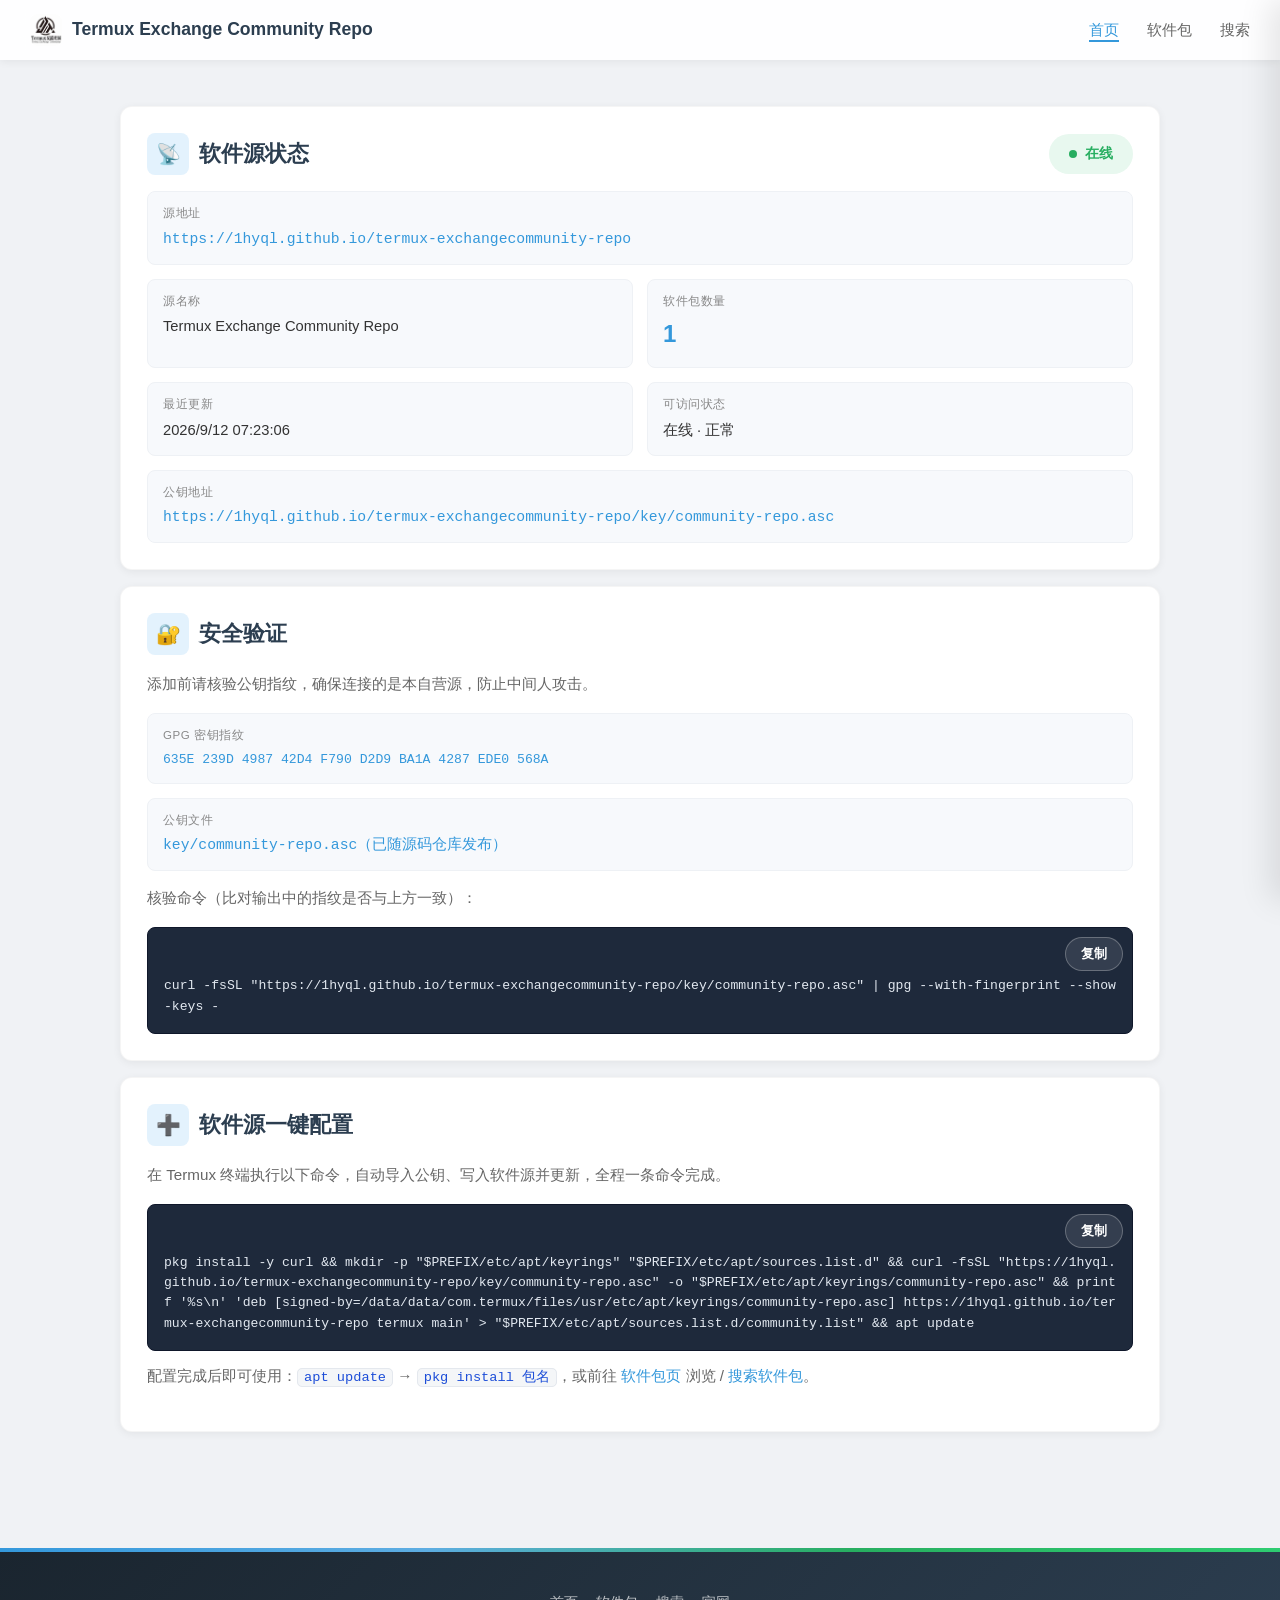
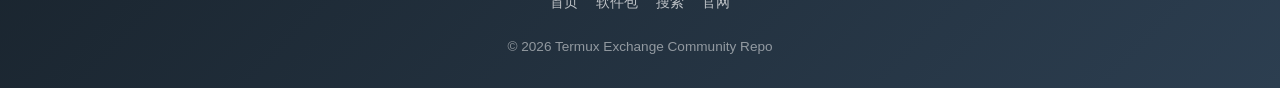
<file: docs/index.html>
<!DOCTYPE html>
<html lang="zh-CN">
<head>
<meta charset="UTF-8">
<meta name="viewport" content="width=device-width, initial-scale=1.0">
<meta name="description" content="Termux Exchange Community Repo — 社区自营 Termux 附加源，提供源状态、安全检查与一键配置。">
<meta name="theme-color" content="#3498db">
<title>Termux Exchange Community Repo</title>
<link rel="icon" href="logo.jpg" type="image/jpeg">
<link rel="stylesheet" href="assets/style.css">
</head>
<body>

<!-- 顶部固定导航 -->
<nav class="top-nav" id="topNav">
  <a class="nav-brand" href="index.html">
    <img src="logo.jpg" alt="Termux Exchange Community Repo logo">
    <span>Termux Exchange Community Repo</span>
  </a>
  <ul class="nav-links">
    <li><a href="index.html" class="active">首页</a></li>
    <li><a href="package.html">软件包</a></li>
    <li><a href="search.html">搜索</a></li>
  </ul>
</nav>

<div class="menu-toggle" id="menuToggle"><span></span><span></span><span></span></div>
<div class="menu-overlay" id="menuOverlay"></div>
<div class="menu" id="menu">
  <button class="close-btn" id="closeMenu" aria-label="关闭菜单">✕</button>
  <ul>
    <li><a href="index.html" class="active">🏠 首页</a></li>
    <li><a href="package.html">📦 软件包</a></li>
    <li><a href="search.html">🔎 搜索</a></li>
  </ul>
  <div class="menu-divider"></div>
  <div class="menu-section-title">本页</div>
  <ul>
    <li><a href="#source-status">📡 软件源状态</a></li>
    <li><a href="#security">🔐 安全验证</a></li>
    <li><a href="#add-source">➕ 一键配置</a></li>
  </ul>
</div>

<main class="content-container">

  <!-- 软件源状态 -->
  <section class="card" id="source-status" aria-labelledby="status-title">
    <div class="card-head">
      <h2 id="status-title" class="card-title">
        <span class="card-icon">📡</span> 软件源状态
      </h2>
      <span id="sourceStatus" class="pulse" data-state="loading">
        <span class="pulse-dot"></span> 检测中…
      </span>
    </div>

    <div class="status-grid">
      <div class="status-item full">
        <span class="status-label">源地址</span>
        <code class="status-value">https://1hyql.github.io/termux-exchangecommunity-repo</code>
      </div>
      <div class="status-item">
        <span class="status-label">源名称</span>
        <span class="status-value" id="sourceName">—</span>
      </div>
      <div class="status-item">
        <span class="status-label">软件包数量</span>
        <strong class="status-value accent" id="pkgTotal">—</strong>
      </div>
      <div class="status-item">
        <span class="status-label">最近更新</span>
        <span class="status-value" id="updatedAt">—</span>
      </div>
      <div class="status-item">
        <span class="status-label">可访问状态</span>
        <span class="status-value" id="reachable">—</span>
      </div>
      <div class="status-item full">
        <span class="status-label">公钥地址</span>
        <code class="status-value">https://1hyql.github.io/termux-exchangecommunity-repo/key/community-repo.asc</code>
      </div>
    </div>
  </section>

  <!-- 安全验证（密钥与指纹） -->
  <section class="card" id="security" aria-labelledby="security-title">
    <div class="card-head">
      <h2 id="security-title" class="card-title">
        <span class="card-icon">🔐</span> 安全验证
      </h2>
    </div>
    <p class="card-desc">添加前请核验公钥指纹，确保连接的是本自营源，防止中间人攻击。</p>

    <div class="status-grid">
      <div class="status-item full">
        <span class="status-label">GPG 密钥指纹</span>
        <code class="status-value mono">635E 239D 4987 42D4 F790 D2D9 BA1A 4287 EDE0 568A</code>
      </div>
      <div class="status-item full">
        <span class="status-label">公钥文件</span>
        <code class="status-value">key/community-repo.asc（已随源码仓库发布）</code>
      </div>
    </div>

    <p class="card-desc" style="margin-top:14px;">核验命令（比对输出中的指纹是否与上方一致）：</p>
    <div class="codebox" data-copytext='curl -fsSL "https://1hyql.github.io/termux-exchangecommunity-repo/key/community-repo.asc" | gpg --with-fingerprint --show-keys -'>
      <button type="button" class="copy-btn" data-copy-btn>复制</button>
      <pre><code>curl -fsSL "https://1hyql.github.io/termux-exchangecommunity-repo/key/community-repo.asc" | gpg --with-fingerprint --show-keys -</code></pre>
    </div>
  </section>

  <!-- 一键配置 -->
  <section class="card" id="add-source" aria-labelledby="add-title">
    <div class="card-head">
      <h2 id="add-title" class="card-title">
        <span class="card-icon">➕</span> 软件源一键配置
      </h2>
    </div>
    <p class="card-desc">在 Termux 终端执行以下命令，自动导入公钥、写入软件源并更新，全程一条命令完成。</p>
    <div class="codebox" data-copytext='pkg install -y curl && mkdir -p "$PREFIX/etc/apt/keyrings" "$PREFIX/etc/apt/sources.list.d" && curl -fsSL "https://1hyql.github.io/termux-exchangecommunity-repo/key/community-repo.asc" -o "$PREFIX/etc/apt/keyrings/community-repo.asc" && printf &#39;%s\n&#39; &#39;deb [signed-by=/data/data/com.termux/files/usr/etc/apt/keyrings/community-repo.asc] https://1hyql.github.io/termux-exchangecommunity-repo termux main&#39; &gt; "$PREFIX/etc/apt/sources.list.d/community.list" && apt update'>
      <button type="button" class="copy-btn" data-copy-btn>复制</button>
      <pre><code>pkg install -y curl &amp;&amp; mkdir -p "$PREFIX/etc/apt/keyrings" "$PREFIX/etc/apt/sources.list.d" &amp;&amp; curl -fsSL "https://1hyql.github.io/termux-exchangecommunity-repo/key/community-repo.asc" -o "$PREFIX/etc/apt/keyrings/community-repo.asc" &amp;&amp; printf '%s\n' 'deb [signed-by=/data/data/com.termux/files/usr/etc/apt/keyrings/community-repo.asc] https://1hyql.github.io/termux-exchangecommunity-repo termux main' &gt; "$PREFIX/etc/apt/sources.list.d/community.list" &amp;&amp; apt update</code></pre>
    </div>
    <p class="card-desc" style="margin-top:12px;">
      配置完成后即可使用：<code>apt update</code> → <code>pkg install 包名</code>，或前往
      <a href="package.html">软件包页</a> 浏览 / <a href="search.html">搜索软件包</a>。
    </p>
  </section>

</main>

<button class="back-to-top" id="backToTop" title="回到顶部">↑</button>

<footer class="footer">
  <div class="footer-inner">
    <div class="footer-links">
      <a href="index.html">首页</a>
      <a href="package.html">软件包</a>
      <a href="search.html">搜索</a>
      <a href="https://1hyql.github.io/termux" target="_blank" rel="noopener noreferrer">官网</a>
    </div>
    <p>&copy; 2026 Termux Exchange Community Repo</p>
  </div>
</footer>

<script src="assets/app.js"></script>
</body>
</html>
</file>
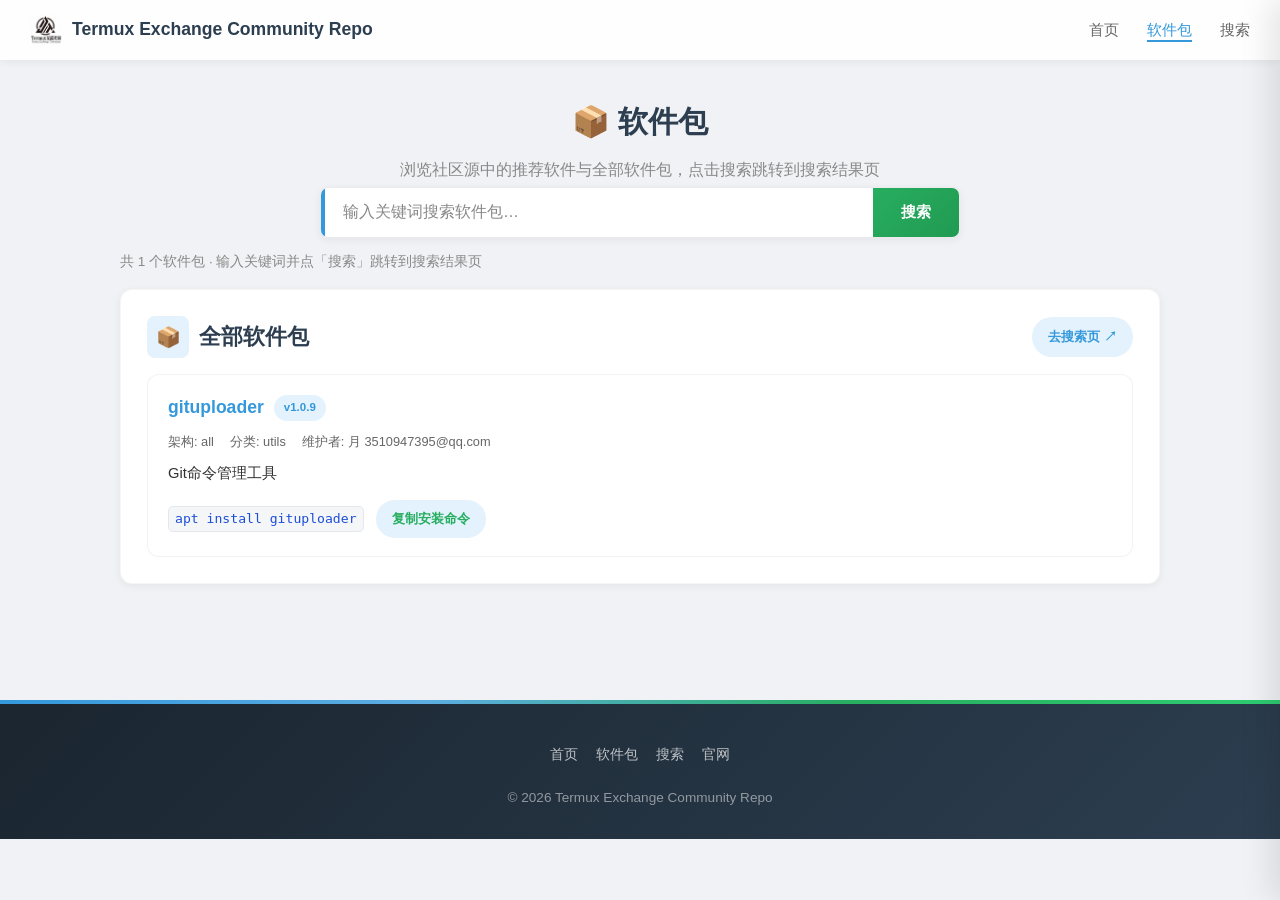
<file: docs/package.html>
<!DOCTYPE html>
<html lang="zh-CN">
<head>
<meta charset="UTF-8">
<meta name="viewport" content="width=device-width, initial-scale=1.0">
<meta name="description" content="软件包 - Termux Exchange Community Repo，展示推荐软件与全部软件包，支持搜索跳转。">
<meta name="theme-color" content="#27ae60">
<title>软件包 - Termux Exchange Community Repo</title>
<link rel="icon" href="logo.jpg" type="image/jpeg">
<link rel="stylesheet" href="assets/search.css">
</head>
<body>

<!-- 顶部固定导航 -->
<nav class="top-nav" id="topNav">
  <a class="nav-brand" href="index.html">
    <img src="logo.jpg" alt="Termux Exchange Community Repo logo">
    <span>Termux Exchange Community Repo</span>
  </a>
  <ul class="nav-links">
    <li><a href="index.html">首页</a></li>
    <li><a href="package.html" class="active">软件包</a></li>
    <li><a href="search.html">搜索</a></li>
  </ul>
</nav>

<div class="menu-toggle" id="menuToggle"><span></span><span></span><span></span></div>
<div class="menu-overlay" id="menuOverlay"></div>
<div class="menu" id="menu">
  <button class="close-btn" id="closeMenu" aria-label="关闭菜单">✕</button>
  <ul>
    <li><a href="index.html">🏠 首页</a></li>
    <li><a href="package.html" class="active">📦 软件包</a></li>
    <li><a href="search.html">🔎 搜索</a></li>
  </ul>
  <div class="menu-divider"></div>
  <div class="menu-section-title">软件源</div>
  <ul>
    <li><a href="index.html#source-status">📡 软件源状态</a></li>
    <li><a href="index.html#add-source">➕ 一键配置</a></li>
    <li><a href="index.html#security">🔐 安全验证</a></li>
  </ul>
</div>

<main class="content-container">

  <!-- 页头 + 搜索框（最上方） -->
  <div class="page-header">
    <h1>📦 软件包</h1>
    <p>浏览社区源中的推荐软件与全部软件包，点击搜索跳转到搜索结果页</p>
  </div>

  <div class="dl-search-wrap">
    <div class="dl-search-box">
      <input id="searchInput" type="search" placeholder="输入关键词搜索软件包…" autocomplete="off" enterkeyhint="search" aria-label="搜索软件包">
      <button id="searchBtn" type="button" class="dl-search-btn">搜索</button>
    </div>
  </div>
  <p class="result-meta" id="pkgCount">加载中…</p>

  <!-- 推荐软件 -->
  <section class="card" id="recommendedSection" aria-labelledby="rec-title" hidden>
    <div class="card-head">
      <h2 id="rec-title" class="card-title"><span class="card-icon">⭐</span> 推荐软件</h2>
    </div>
    <div class="rec-grid" id="recommendedList">
      <div class="loading">加载中…</div>
    </div>
  </section>

  <!-- 全部软件包 -->
  <section class="card results" aria-labelledby="list-title">
    <div class="card-head">
      <h2 id="list-title" class="card-title"><span class="card-icon">📦</span> 全部软件包</h2>
      <a class="btn mini" href="search.html">去搜索页 ↗</a>
    </div>
    <div id="pkgList">
      <div class="loading">加载软件包数据…</div>
    </div>
  </section>

</main>

<button class="back-to-top" id="backToTop" title="回到顶部">↑</button>

<footer class="footer">
  <div class="footer-inner">
    <div class="footer-links">
      <a href="index.html">首页</a>
      <a href="package.html">软件包</a>
      <a href="search.html">搜索</a>
      <a href="https://1hyql.github.io/termux" target="_blank" rel="noopener noreferrer">官网</a>
    </div>
    <p>&copy; 2026 Termux Exchange Community Repo</p>
  </div>
</footer>

<script src="assets/package.js"></script>
</body>
</html>
</file>
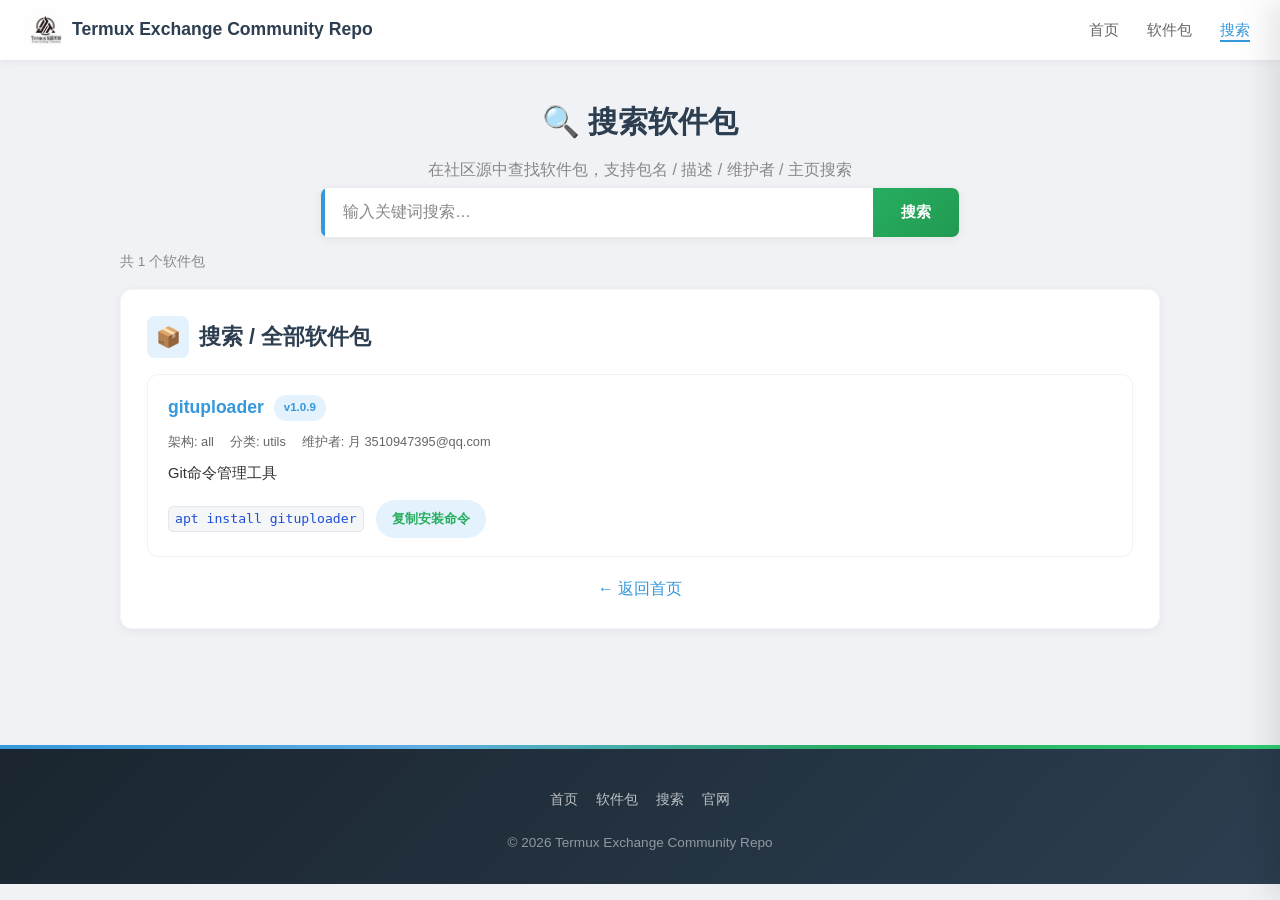
<file: docs/search.html>
<!DOCTYPE html>
<html lang="zh-CN">
<head>
<meta charset="UTF-8">
<meta name="viewport" content="width=device-width, initial-scale=1.0">
<meta name="description" content="软件包搜索 - Termux Exchange Community Repo，提供包名/描述/维护者/主页搜索。">
<meta name="theme-color" content="#27ae60">
<title>软件包搜索 - Termux Exchange Community Repo</title>
<link rel="icon" href="logo.jpg" type="image/jpeg">
<link rel="stylesheet" href="assets/search.css">
</head>
<body>

<!-- 顶部固定导航 -->
<nav class="top-nav" id="topNav">
  <a class="nav-brand" href="index.html">
    <img src="logo.jpg" alt="Termux Exchange Community Repo logo">
    <span>Termux Exchange Community Repo</span>
  </a>
  <ul class="nav-links">
    <li><a href="index.html">首页</a></li>
    <li><a href="package.html">软件包</a></li>
    <li><a href="search.html" class="active">搜索</a></li>
  </ul>
</nav>

<div class="menu-toggle" id="menuToggle"><span></span><span></span><span></span></div>
<div class="menu-overlay" id="menuOverlay"></div>
<div class="menu" id="menu">
  <button class="close-btn" id="closeMenu" aria-label="关闭菜单">✕</button>
  <ul>
    <li><a href="index.html">🏠 首页</a></li>
    <li><a href="package.html">📦 软件包</a></li>
    <li><a href="search.html" class="active">🔎 搜索</a></li>
  </ul>
  <div class="menu-divider"></div>
  <div class="menu-section-title">软件源</div>
  <ul>
    <li><a href="index.html#source-status">📡 软件源状态</a></li>
    <li><a href="index.html#add-source">➕ 一键配置</a></li>
    <li><a href="index.html#security">🔐 安全验证</a></li>
  </ul>
</div>

<main class="content-container">

  <!-- 页头标题 + 搜索（最上方） -->
  <div class="page-header">
    <h1>🔍 搜索软件包</h1>
    <p>在社区源中查找软件包，支持包名 / 描述 / 维护者 / 主页搜索</p>
  </div>

  <div class="dl-search-wrap">
    <div class="dl-search-box">
      <input id="searchInput" type="search" placeholder="输入关键词搜索…" autocomplete="off" enterkeyhint="search" aria-label="搜索软件包">
      <button id="searchBtn" type="button" class="dl-search-btn">搜索</button>
    </div>
  </div>
  <p class="result-meta" id="resultMeta"></p>

  <!-- 全部 / 搜索结果 -->
  <section class="card results" aria-labelledby="list-title">
    <div class="card-head">
      <h2 id="list-title" class="card-title"><span class="card-icon">📦</span> 搜索 / 全部软件包</h2>
    </div>
    <div id="pkgList">
      <div class="loading">加载软件包数据…</div>
    </div>
    <p class="back-home"><a href="index.html">← 返回首页</a></p>
  </section>

</main>

<button class="back-to-top" id="backToTop" title="回到顶部">↑</button>

<footer class="footer">
  <div class="footer-inner">
    <div class="footer-links">
      <a href="index.html">首页</a>
      <a href="package.html">软件包</a>
      <a href="search.html">搜索</a>
      <a href="https://1hyql.github.io/termux" target="_blank" rel="noopener noreferrer">官网</a>
    </div>
    <p>&copy; 2026 Termux Exchange Community Repo</p>
  </div>
</footer>

<script src="assets/search.js"></script>
</body>
</html>
</file>
<file: docs/assets/style.css>
/* 首页共享样式：白色主题，参考 Termux 社区设计语言 */

:root {
  --primary: #2c3e50;
  --accent: #3498db;
  --accent-hover: #2980b9;
  --accent-light: #e3f2fd;
  --danger: #e74c3c;
  --success: #27ae60;
  --warning: #f39c12;
  --bg: #f0f2f5;
  --card-bg: #ffffff;
  --text: #333333;
  --text-light: #666666;
  --text-muted: #888888;
  --shadow-sm: 0 2px 8px rgba(0, 0, 0, 0.06);
  --shadow: 0 8px 24px rgba(0, 0, 0, 0.08);
  --shadow-lg: 0 16px 40px rgba(0, 0, 0, 0.12);
  --radius: 12px;
  --radius-sm: 8px;
  --transition: all 0.3s cubic-bezier(0.4, 0, 0.2, 1);
}

* { margin: 0; padding: 0; box-sizing: border-box; }
html { scroll-behavior: smooth; -webkit-text-size-adjust: 100%; }

body {
  background: var(--bg);
  color: var(--text);
  line-height: 1.7;
  font-family: 'Segoe UI', 'PingFang SC', 'Microsoft YaHei', 'Noto Sans SC', sans-serif;
  overflow-x: hidden;
  display: flex; flex-direction: column; min-height: 100vh;
}

a { color: var(--accent); text-decoration: none; }
a:hover { text-decoration: underline; }

/* 顶部固定导航 */
.top-nav {
  position: fixed; top: 0; left: 0; right: 0; height: 60px;
  background: rgba(255, 255, 255, 0.92); backdrop-filter: blur(12px);
  box-shadow: var(--shadow-sm); z-index: 998;
  display: flex; align-items: center; justify-content: space-between;
  padding: 0 30px; transition: var(--transition);
}
.top-nav.scrolled { box-shadow: var(--shadow); }

.nav-brand {
  display: flex; align-items: center; gap: 10px;
  font-size: 1.1rem; font-weight: 700; color: var(--primary); text-decoration: none;
}
.nav-brand:hover { text-decoration: none; }
.nav-brand img {
  width: 32px; height: 32px; border-radius: 7px; object-fit: cover; flex: none;
}
.nav-brand .brand-sub { font-size: 0.72rem; color: var(--text-muted); font-weight: 500; display: block; }

.nav-links { display: flex; gap: 28px; list-style: none; }
.nav-links a {
  text-decoration: none; color: var(--text-light); font-size: 0.95rem; font-weight: 500;
  position: relative; transition: var(--transition);
}
.nav-links a::after { content: ''; position: absolute; bottom: -4px; left: 0; width: 0; height: 2px; background: var(--accent); transition: var(--transition); }
.nav-links a:hover, .nav-links a.active { color: var(--accent); }
.nav-links a:hover::after, .nav-links a.active::after { width: 100%; }

/* 汉堡按钮 */
.menu-toggle {
  display: none; position: fixed; top: 14px; right: 18px; z-index: 1000;
  cursor: pointer; width: 32px; height: 32px; flex-direction: column;
  justify-content: center; align-items: center; gap: 5px;
  background: rgba(255, 255, 255, 0.9); border-radius: 6px; padding: 4px;
  box-shadow: var(--shadow-sm); border: none;
}
.menu-toggle span { display: block; width: 20px; height: 2.5px; background: var(--primary); border-radius: 2px; transition: 0.3s; }
.menu-toggle.active span:nth-child(1) { transform: rotate(45deg) translate(5px, 5px); }
.menu-toggle.active span:nth-child(2) { opacity: 0; }
.menu-toggle.active span:nth-child(3) { transform: rotate(-45deg) translate(5px, -5px); }

/* 侧滑菜单 */
.menu {
  position: fixed; top: 0; right: -320px; width: 320px; height: 100vh;
  background: linear-gradient(135deg, #fff 0%, #f8fafc 100%);
  box-shadow: -10px 0 30px rgba(0, 0, 0, 0.1);
  transition: right 0.35s cubic-bezier(0.4, 0, 0.2, 1);
  z-index: 999; padding: 80px 30px 30px; overflow-y: auto;
}
.menu.active { right: 0; }
.menu-overlay { position: fixed; inset: 0; background: rgba(0, 0, 0, 0.4); opacity: 0; visibility: hidden; transition: 0.3s; z-index: 998; }
.menu-overlay.active { opacity: 1; visibility: visible; }
.menu ul { list-style: none; }
.menu ul li { margin-bottom: 5px; }
.menu ul li a {
  display: block; text-decoration: none; color: var(--text); font-size: 1.05rem;
  font-weight: 500; padding: 13px 18px; border-radius: var(--radius-sm); transition: var(--transition);
}
.menu ul li a:hover, .menu ul li a.active { background: var(--accent-light); color: var(--accent); }
.menu-divider { height: 1px; background: linear-gradient(to right, transparent, #e0e0e0, transparent); margin: 15px 0; }
.menu-section-title { font-size: 0.75rem; text-transform: uppercase; letter-spacing: 1.5px; color: var(--text-muted); padding: 10px 18px; font-weight: 600; }
.close-btn {
  position: absolute; top: 16px; right: 18px; border: none; font-size: 1.3rem; cursor: pointer;
  color: var(--text-muted); width: 36px; height: 36px; border-radius: 50%;
  display: flex; align-items: center; justify-content: center; transition: var(--transition); background: transparent;
}
.close-btn:hover { background: var(--accent-light); color: var(--accent); }

/* 内容容器 */
.content-container { max-width: 1080px; margin: 0 auto; padding: 90px 20px 40px; width: 100%; }

/* 区块标题 */
.section-header { text-align: center; margin-bottom: 34px; }
.section-header h2 { font-size: 1.9rem; color: var(--primary); margin-bottom: 8px; }
.section-header p { color: var(--text-muted); font-size: 1rem; max-width: 500px; margin: 0 auto; }

/* 卡片 */
.card {
  background: var(--card-bg); border-radius: var(--radius);
  padding: 26px; box-shadow: var(--shadow-sm);
  transition: var(--transition); border: 1px solid rgba(0, 0, 0, 0.04);
  position: relative; overflow: hidden; margin: 16px 0;
}
.card:hover { box-shadow: var(--shadow); }
.card-head { display: flex; align-items: center; justify-content: space-between; gap: 12px; margin-bottom: 16px; flex-wrap: wrap; }
.card-title { font-size: 1.35rem; color: var(--primary); display: flex; align-items: center; gap: 10px; font-weight: 700; }
.card-icon { width: 42px; height: 42px; border-radius: var(--radius-sm); display: flex; align-items: center; justify-content: center; font-size: 1.25rem; background: var(--accent-light); flex: none; }
.card-desc { color: var(--text-light); margin-bottom: 16px; font-size: 0.95rem; }

/* 状态模块（参考 Termux 社区 "社区活跃中" 徽章样式） */
.pulse {
  display: inline-flex; align-items: center; gap: 8px;
  background: var(--accent-light); color: var(--accent);
  padding: 8px 20px; border-radius: 50px; font-size: 0.85rem; font-weight: 600;
}
.pulse .pulse-dot { width: 8px; height: 8px; border-radius: 50%; background: var(--text-muted); }
.pulse[data-state="loading"] { background: #f1f3f5; color: var(--text-muted); }
.pulse[data-state="loading"] .pulse-dot { background: var(--text-muted); }
.pulse[data-state="ok"] { background: #e8f8ef; color: var(--success); }
.pulse[data-state="ok"] .pulse-dot { background: var(--success); animation: pulse 2s infinite; }
.pulse[data-state="err"] { background: #fdecea; color: var(--danger); }
.pulse[data-state="err"] .pulse-dot { background: var(--danger); }
.pulse.hidden { display: none; }
@keyframes pulse { 0%,100% { opacity: 1; transform: scale(1); } 50% { opacity: 0.5; transform: scale(1.2); } }

.status-grid { display: grid; grid-template-columns: 1fr 1fr; gap: 14px; }
.status-item {
  background: #f7f9fc; border: 1px solid #eef1f5; border-radius: var(--radius-sm);
  padding: 12px 15px; display: flex; flex-direction: column; gap: 3px; min-width: 0;
}
.status-item.full { grid-column: 1 / -1; }
.status-label { font-size: 0.72rem; color: var(--text-muted); text-transform: uppercase; letter-spacing: 0.6px; }
.status-value { font-size: 0.92rem; color: var(--text); word-break: break-all; }
.status-value.accent { font-size: 1.5rem; color: var(--accent); font-weight: 800; }
.status-value.mono { font-family: ui-monospace, SFMono-Regular, Menlo, Consolas, monospace; font-size: 0.82rem; }
code {
  font-family: ui-monospace, SFMono-Regular, Menlo, Consolas, monospace;
  background: #f4f6f8; border: 1px solid #e4e8ee; border-radius: 5px;
  padding: 1px 6px; font-size: 0.9em; color: #1d4ed8;
}
code.status-value { background: transparent; border: none; padding: 0; color: var(--accent); }

/* 代码块 */
.codebox { position: relative; }
.codebox pre {
  background: #1e293b; color: #e2e8f0; border: 1px solid #0f172a;
  border-radius: var(--radius-sm); padding: 16px; padding-top: 48px;
  overflow-x: auto; font-family: ui-monospace, SFMono-Regular, Menlo, Consolas, monospace;
  font-size: 0.82rem; line-height: 1.55; white-space: pre-wrap; word-break: break-all;
}
.codebox code { background: transparent; border: none; padding: 0; color: inherit; font-size: inherit; }
.copy-btn {
  position: absolute; top: 10px; right: 10px;
  background: rgba(255, 255, 255, 0.1); color: #fff; border: 1px solid rgba(255, 255, 255, 0.25);
  padding: 7px 15px; border-radius: 50px; font-size: 0.82rem; font-weight: 600;
  cursor: pointer; transition: var(--transition); min-height: 34px;
}
.copy-btn:hover { background: var(--accent); border-color: var(--accent); color: #fff; }
.copy-btn.copied { background: var(--success); border-color: var(--success); }

.toast {
  position: fixed; left: 50%; bottom: 28px; transform: translateX(-50%);
  background: var(--primary); color: #fff; border-radius: 50px;
  padding: 11px 20px; font-size: 0.9rem; font-weight: 600;
  box-shadow: var(--shadow-lg); z-index: 1200; opacity: 0; transition: opacity 0.25s; pointer-events: none;
}
.toast.show { opacity: 1; }

/* 推荐 */
.rec-grid { display: grid; grid-template-columns: repeat(auto-fill, minmax(240px, 1fr)); gap: 18px; }
.rec-card {
  background: linear-gradient(135deg, #f0f8ff 0%, #eef6ff 100%);
  border: 1px solid #d9ecfc; border-radius: var(--radius);
  padding: 20px; display: flex; flex-direction: column; gap: 6px; transition: var(--transition);
}
.rec-card:hover { transform: translateY(-4px); box-shadow: var(--shadow); border-color: var(--accent); }
.rec-card .rname { font-size: 1.1rem; font-weight: 800; color: var(--accent); word-break: break-all; }
.rec-card .rmeta { font-size: 0.78rem; color: var(--text-muted); }
.rec-card .rdesc { font-size: 0.9rem; color: var(--text-light); margin-top: 4px; }
.rec-card .install { margin-top: auto; padding-top: 10px; }
.rec-card .install code { display: block; font-size: 0.78rem; }

/* 搜索 */
.searchbox { display: flex; gap: 12px; flex-wrap: wrap; }
.searchbox input {
  flex: 1; min-width: 220px; min-height: 48px; padding: 12px 18px; font-size: 1rem;
  background: #fff; color: var(--text); border: 1px solid #e2e6ec; border-radius: var(--radius-sm);
  outline: none; transition: var(--transition);
}
.searchbox input::placeholder { color: var(--text-muted); }
.searchbox input:focus { border-color: var(--accent); box-shadow: 0 0 0 3px var(--accent-light); }
.result-meta { color: var(--text-muted); font-size: 0.85rem; margin-top: 12px; }

/* 软件包列表 */
.pkg-list { display: flex; flex-direction: column; gap: 14px; margin-top: 6px; }
.pkg-card {
  background: #fff; border: 1px solid rgba(0, 0, 0, 0.05); border-radius: var(--radius);
  padding: 18px 20px; transition: var(--transition);
}
.pkg-card:hover { box-shadow: var(--shadow); transform: translateY(-2px); }
.pkg-card .pkg-head { display: flex; align-items: center; gap: 10px; flex-wrap: wrap; }
.pkg-card .pkg-name { font-size: 1.1rem; font-weight: 700; color: var(--accent); word-break: break-all; }
.pkg-card .pkg-badges { display: flex; gap: 6px; flex-wrap: wrap; }
.badge { font-size: 0.72rem; font-weight: 700; padding: 3px 10px; border-radius: 50px; background: #eef1f5; color: var(--text-muted); }
.badge.rec { background: #fef3e2; color: var(--warning); }
.badge.ver { background: var(--accent-light); color: var(--accent); }
.badge.arch { background: #f0eefe; color: #6d28d9; }
.pkg-card .pkg-meta { font-size: 0.8rem; color: var(--text-light); margin-top: 8px; display: flex; flex-wrap: wrap; gap: 6px 16px; }
.pkg-card .pkg-desc { font-size: 0.92rem; color: var(--text); margin-top: 8px; }
.pkg-card .pkg-actions { display: flex; gap: 12px; align-items: center; margin-top: 14px; flex-wrap: wrap; }
.pkg-card .pkg-install { font-size: 0.82rem; }

/* 按钮 */
.btn {
  display: inline-flex; align-items: center; justify-content: center; gap: 8px;
  padding: 12px 26px; border-radius: 50px; text-decoration: none; font-weight: 600;
  font-size: 0.95rem; transition: var(--transition); border: none; cursor: pointer; min-height: 44px;
}
.btn:hover { transform: translateY(-2px); }
.btn-primary {
  background: linear-gradient(135deg, var(--accent) 0%, var(--accent-hover) 100%);
  color: #fff; box-shadow: 0 4px 15px rgba(52, 152, 219, 0.35);
}
.btn-primary:hover { box-shadow: 0 8px 25px rgba(52, 152, 219, 0.45); }
.btn-outline { background: transparent; color: var(--accent); border: 2px solid var(--accent); }
.btn-outline:hover { background: var(--accent); color: #fff; }
.btn-success {
  background: linear-gradient(135deg, var(--success) 0%, #219a52 100%);
  color: #fff; box-shadow: 0 4px 15px rgba(39, 174, 96, 0.35);
}
.btn-success:hover { box-shadow: 0 8px 25px rgba(39, 174, 96, 0.45); }
.btn-search {
  background: linear-gradient(135deg, var(--success) 0%, #219a52 100%);
  color: #fff; box-shadow: 0 4px 15px rgba(39, 174, 96, 0.35);
}
.btn-search:hover { box-shadow: 0 8px 25px rgba(39, 174, 96, 0.45); }
.btn-ghost { background: transparent; border: 1px solid #e2e6ec; color: var(--text-light); }
.btn-ghost:hover { color: var(--accent); border-color: var(--accent); }
.mini { padding: 9px 16px; font-size: 0.82rem; min-height: 38px; background: var(--accent-light); color: var(--accent); }
.mini:hover { background: var(--accent); color: #fff; }
.mini [data-done] { color: var(--success); }
.mini:hover [data-done] { color: #fff; }

/* 加载 / 空态 */
.loading { color: var(--text-muted); padding: 20px 0; text-align: center; }
.empty-state { color: var(--text-muted); text-align: center; padding: 30px 12px; }
.empty-state strong { color: var(--text); display: block; margin-bottom: 5px; }
.error-state { color: var(--danger); text-align: center; padding: 30px 12px; }
.error-state strong { display: block; margin-bottom: 5px; }

/* 返回顶部 */
.back-to-top {
  position: fixed; bottom: 30px; right: 30px; width: 46px; height: 46px;
  background: linear-gradient(135deg, var(--accent) 0%, var(--accent-hover) 100%);
  color: #fff; border: none; border-radius: 50%; cursor: pointer;
  display: flex; align-items: center; justify-content: center; font-size: 1.2rem;
  box-shadow: 0 4px 15px rgba(52, 152, 219, 0.4); opacity: 0; visibility: hidden; transition: var(--transition); z-index: 997;
}
.back-to-top.visible { opacity: 1; visibility: visible; }
.back-to-top:hover { transform: translateY(-3px); }

/* 入场动画 */
.will-animate { opacity: 0; transform: translateY(24px); }
.animate-in { opacity: 1; transform: none; transition: opacity 0.5s ease, transform 0.5s ease; }

/* 页脚 */
footer.footer {
  background: linear-gradient(135deg, #1a252f 0%, #2c3e50 100%);
  color: rgba(255, 255, 255, 0.8); text-align: center;
  padding: 42px 20px 26px; margin-top: 60px; position: relative;
}
footer.footer::before {
  content: ''; position: absolute; top: 0; left: 0; right: 0; height: 4px;
  background: linear-gradient(90deg, var(--accent), #5dade2, var(--success), #2ecc71);
}
.footer-inner { max-width: 880px; margin: 0 auto; }
.footer-links { display: flex; justify-content: center; flex-wrap: wrap; gap: 18px; margin-bottom: 20px; }
.footer-links a { color: rgba(255, 255, 255, 0.7); text-decoration: none; font-size: 0.9rem; transition: var(--transition); }
.footer-links a:hover { color: var(--accent); }
footer.footer p { font-size: 0.85rem; color: rgba(255, 255, 255, 0.5); margin: 4px 0; }
footer.footer code { background: rgba(255, 255, 255, 0.12); color: #a5b4fc; border-color: transparent; }

/* 移动端适配 */
@media (max-width: 820px) {
  .top-nav { padding: 0 60px 0 20px; }
  .nav-links { display: none; }
  .menu-toggle { display: flex; }
  .status-grid { grid-template-columns: 1fr; }
}
@media (max-width: 560px) {
  .nav-brand { font-size: 1rem; }
  .nav-brand img { width: 28px; height: 28px; }
  .brand-sub { display: none; }
  .card { padding: 18px; }
  .section-header h2 { font-size: 1.5rem; }
  .pkg-card .pkg-actions { flex-direction: column; align-items: stretch; }
  .pkg-card .pkg-actions > * { width: 100%; }
  .btn { width: 100%; }
  .mini { width: auto; }
}
</file>
<file: docs/assets/search.css>
/* 搜索页/软件包页样式：白色主题，独立于 style.css */

:root {
  --primary: #2c3e50;
  --accent: #3498db;
  --accent-hover: #2980b9;
  --accent-light: #e3f2fd;
  --danger: #e74c3c;
  --success: #27ae60;
  --warning: #f39c12;
  --bg: #f0f2f5;
  --card-bg: #ffffff;
  --text: #333333;
  --text-light: #666666;
  --text-muted: #888888;
  --shadow-sm: 0 2px 8px rgba(0, 0, 0, 0.06);
  --shadow: 0 8px 24px rgba(0, 0, 0, 0.08);
  --shadow-lg: 0 16px 40px rgba(0, 0, 0, 0.12);
  --radius: 12px;
  --radius-sm: 8px;
  --transition: all 0.3s cubic-bezier(0.4, 0, 0.2, 1);
}

* { margin: 0; padding: 0; box-sizing: border-box; }
html { scroll-behavior: smooth; -webkit-text-size-adjust: 100%; }

body {
  background: var(--bg); color: var(--text); line-height: 1.7;
  font-family: 'Segoe UI', 'PingFang SC', 'Microsoft YaHei', 'Noto Sans SC', sans-serif;
  overflow-x: hidden; display: flex; flex-direction: column; min-height: 100vh;
}
a { color: var(--accent); text-decoration: none; }
a:hover { text-decoration: underline; }

/* 顶部固定导航 */
.top-nav {
  position: fixed; top: 0; left: 0; right: 0; height: 60px;
  background: rgba(255, 255, 255, 0.92); backdrop-filter: blur(12px);
  box-shadow: var(--shadow-sm); z-index: 998;
  display: flex; align-items: center; justify-content: space-between; padding: 0 30px; transition: var(--transition);
}
.top-nav.scrolled { box-shadow: var(--shadow); }
.nav-brand { display: flex; align-items: center; gap: 10px; font-size: 1.1rem; font-weight: 700; color: var(--primary); text-decoration: none; }
.nav-brand:hover { text-decoration: none; }
.nav-brand img { width: 32px; height: 32px; border-radius: 7px; object-fit: cover; flex: none; }
.nav-links { display: flex; gap: 28px; list-style: none; }
.nav-links a { text-decoration: none; color: var(--text-light); font-size: 0.95rem; font-weight: 500; position: relative; transition: var(--transition); }
.nav-links a::after { content: ''; position: absolute; bottom: -4px; left: 0; width: 0; height: 2px; background: var(--accent); transition: var(--transition); }
.nav-links a:hover, .nav-links a.active { color: var(--accent); }
.nav-links a:hover::after, .nav-links a.active::after { width: 100%; }

.menu-toggle {
  display: none; position: fixed; top: 14px; right: 18px; z-index: 1000; cursor: pointer;
  width: 32px; height: 32px; flex-direction: column; justify-content: center; align-items: center; gap: 5px;
  background: rgba(255, 255, 255, 0.9); border-radius: 6px; padding: 4px; box-shadow: var(--shadow-sm); border: none;
}
.menu-toggle span { display: block; width: 20px; height: 2.5px; background: var(--primary); border-radius: 2px; transition: 0.3s; }
.menu-toggle.active span:nth-child(1) { transform: rotate(45deg) translate(5px, 5px); }
.menu-toggle.active span:nth-child(2) { opacity: 0; }
.menu-toggle.active span:nth-child(3) { transform: rotate(-45deg) translate(5px, -5px); }
.menu { position: fixed; top: 0; right: -320px; width: 320px; height: 100vh; background: linear-gradient(135deg, #fff 0%, #f8fafc 100%); box-shadow: -10px 0 30px rgba(0, 0, 0, 0.1); transition: right 0.35s cubic-bezier(0.4, 0, 0.2, 1); z-index: 999; padding: 80px 30px 30px; overflow-y: auto; }
.menu.active { right: 0; }
.menu-overlay { position: fixed; inset: 0; background: rgba(0, 0, 0, 0.4); opacity: 0; visibility: hidden; transition: 0.3s; z-index: 998; }
.menu-overlay.active { opacity: 1; visibility: visible; }
.menu ul { list-style: none; }
.menu ul li { margin-bottom: 5px; }
.menu ul li a { display: block; text-decoration: none; color: var(--text); font-size: 1.05rem; font-weight: 500; padding: 13px 18px; border-radius: var(--radius-sm); transition: var(--transition); }
.menu ul li a:hover, .menu ul li a.active { background: var(--accent-light); color: var(--accent); }
.menu-divider { height: 1px; background: linear-gradient(to right, transparent, #e0e0e0, transparent); margin: 15px 0; }
.menu-section-title { font-size: 0.75rem; text-transform: uppercase; letter-spacing: 1.5px; color: var(--text-muted); padding: 10px 18px; font-weight: 600; }
.close-btn { position: absolute; top: 16px; right: 18px; border: none; font-size: 1.3rem; cursor: pointer; color: var(--text-muted); width: 36px; height: 36px; border-radius: 50%; display: flex; align-items: center; justify-content: center; transition: var(--transition); background: transparent; }
.close-btn:hover { background: var(--accent-light); color: var(--accent); }

/* 内容 */
.content-container { max-width: 1080px; margin: 0 auto; padding: 90px 20px 40px; width: 100%; }
.section-header { text-align: center; margin-bottom: 34px; }
.section-header h2 { font-size: 1.9rem; color: var(--primary); margin-bottom: 8px; }
.section-header p { color: var(--text-muted); font-size: 1rem; max-width: 500px; margin: 0 auto; }
.page-header { text-align: center; padding: 6px 0 4px; }
.page-header h1 { font-size: 1.9rem; color: var(--primary); margin-bottom: 8px; }
.page-header p { color: var(--text-muted); font-size: 1rem; }

.card { background: var(--card-bg); border-radius: var(--radius); padding: 26px; box-shadow: var(--shadow-sm); transition: var(--transition); border: 1px solid rgba(0, 0, 0, 0.04); margin: 16px 0; }
.card:hover { box-shadow: var(--shadow); }
.card-head { display: flex; align-items: center; justify-content: space-between; gap: 12px; margin-bottom: 16px; flex-wrap: wrap; }
.card-title { font-size: 1.35rem; color: var(--primary); display: flex; align-items: center; gap: 10px; font-weight: 700; }
.card-icon { width: 42px; height: 42px; border-radius: var(--radius-sm); display: flex; align-items: center; justify-content: center; font-size: 1.25rem; background: var(--accent-light); flex: none; }

/* 推荐 */
.rec-grid { display: grid; grid-template-columns: repeat(auto-fill, minmax(240px, 1fr)); gap: 18px; }
.rec-card { background: linear-gradient(135deg, #f0f8ff 0%, #eef6ff 100%); border: 1px solid #d9ecfc; border-radius: var(--radius); padding: 20px; display: flex; flex-direction: column; gap: 6px; transition: var(--transition); }
.rec-card:hover { transform: translateY(-4px); box-shadow: var(--shadow); border-color: var(--accent); }
.rec-card .rname { font-size: 1.1rem; font-weight: 800; color: var(--accent); word-break: break-all; }
.rec-card .rmeta { font-size: 0.78rem; color: var(--text-muted); }
.rec-card .rdesc { font-size: 0.9rem; color: var(--text-light); margin-top: 4px; }
.rec-card .install { margin-top: auto; padding-top: 10px; }
.rec-card .install code { display: block; font-size: 0.78rem; }

/* 搜索（搜索页一体式搜索框，参考 Termux 社区项目） */
.searchbox { display: flex; gap: 12px; flex-wrap: wrap; }
.searchbox input { flex: 1; min-width: 220px; min-height: 48px; padding: 12px 18px; font-size: 1rem; background: #fff; color: var(--text); border: 1px solid #e2e6ec; border-radius: var(--radius-sm); outline: none; transition: var(--transition); }
.searchbox input::placeholder { color: var(--text-muted); }
.searchbox input:focus { border-color: var(--accent); box-shadow: 0 0 0 3px var(--accent-light); }
.result-meta { color: var(--text-muted); font-size: 0.85rem; margin-top: 12px; }

.dl-search-wrap { max-width: 640px; margin: 0 auto 8px; display: flex; gap: 10px; align-items: stretch; }
.dl-search-box { flex: 1; display: flex; background: #fff; border-radius: var(--radius-sm); overflow: hidden; box-shadow: var(--shadow-sm); border: 1px solid rgba(0, 0, 0, 0.08); }
.dl-search-box input { flex: 1; min-width: 0; border: none; outline: none; padding: 14px 18px; font-size: 1rem; background: transparent; border-left: 4px solid var(--accent); color: var(--text); }
.dl-search-box input::placeholder { color: var(--text-muted); }
.dl-search-btn { background: linear-gradient(135deg, var(--success) 0%, #219a52 100%); color: #fff; border: none; padding: 14px 28px; font-weight: 600; cursor: pointer; transition: var(--transition); font-size: 0.95rem; flex: none; }
.dl-search-btn:hover { filter: brightness(1.1); }

/* 结果列表 */
.pkg-list { display: flex; flex-direction: column; gap: 14px; margin-top: 6px; }
.pkg-card { background: #fff; border: 1px solid rgba(0, 0, 0, 0.05); border-radius: var(--radius); padding: 18px 20px; transition: var(--transition); }
.pkg-card:hover { box-shadow: var(--shadow); transform: translateY(-2px); }
.pkg-card .pkg-head { display: flex; align-items: center; gap: 10px; flex-wrap: wrap; }
.pkg-card .pkg-name { font-size: 1.1rem; font-weight: 700; color: var(--accent); word-break: break-all; }
.pkg-badges { display: flex; gap: 6px; flex-wrap: wrap; }
.badge { font-size: 0.72rem; font-weight: 700; padding: 3px 10px; border-radius: 50px; background: #eef1f5; color: var(--text-muted); }
.badge.rec { background: #fef3e2; color: var(--warning); }
.badge.ver { background: var(--accent-light); color: var(--accent); }
.pkg-card .pkg-meta { font-size: 0.8rem; color: var(--text-light); margin-top: 8px; display: flex; flex-wrap: wrap; gap: 6px 16px; }
.pkg-card .pkg-desc { font-size: 0.92rem; color: var(--text); margin-top: 8px; }
.pkg-card .pkg-actions { display: flex; gap: 12px; align-items: center; margin-top: 14px; flex-wrap: wrap; }
.pkg-card .pkg-install { font-size: 0.82rem; }

/* 代码 / 按钮 */
code { font-family: ui-monospace, SFMono-Regular, Menlo, Consolas, monospace; background: #f4f6f8; border: 1px solid #e4e8ee; border-radius: 5px; padding: 1px 6px; font-size: 0.9em; color: #1d4ed8; }
.btn { display: inline-flex; align-items: center; justify-content: center; gap: 8px; padding: 12px 26px; border-radius: 50px; font-weight: 600; font-size: 0.95rem; transition: var(--transition); border: none; cursor: pointer; min-height: 44px; }
.btn:hover { transform: translateY(-2px); }
.btn-ghost { background: transparent; border: 1px solid #e2e6ec; color: var(--text-light); min-width: 90px; }
.btn-ghost:hover { color: var(--accent); border-color: var(--accent); background: #fff; }
.btn-primary { background: linear-gradient(135deg, var(--accent) 0%, var(--accent-hover) 100%); color: #fff; box-shadow: 0 4px 15px rgba(52, 152, 219, 0.35); }
.btn-search { background: linear-gradient(135deg, var(--success) 0%, #219a52 100%); color: #fff; box-shadow: 0 4px 15px rgba(39, 174, 96, 0.35); }
.btn-search:hover { box-shadow: 0 8px 25px rgba(39, 174, 96, 0.45); }
.mini { padding: 9px 16px; font-size: 0.82rem; min-height: 38px; background: var(--accent-light); color: var(--accent); }
.mini:hover { background: var(--accent); color: #fff; }
.mini [data-done] { color: var(--success); }
.mini:hover [data-done] { color: #fff; }

/* 空态 / 错误 */
.loading { color: var(--text-muted); padding: 20px 0; text-align: center; }
.empty-state { color: var(--text-muted); text-align: center; padding: 30px 12px; }
.empty-state strong { color: var(--text); display: block; margin-bottom: 5px; }
.error-state { color: var(--danger); text-align: center; padding: 30px 12px; }
.error-state strong { display: block; margin-bottom: 5px; }

/* 提示浮层 */
.toast {
  position: fixed; left: 50%; bottom: 28px; transform: translateX(-50%);
  background: var(--primary); color: #fff; border-radius: 50px;
  padding: 11px 20px; font-size: 0.9rem; font-weight: 600;
  box-shadow: var(--shadow-lg); z-index: 1200; opacity: 0; transition: opacity 0.25s; pointer-events: none;
}
.toast.show { opacity: 1; }

/* 返回顶部 / 动画 */
.back-to-top { position: fixed; bottom: 30px; right: 30px; width: 46px; height: 46px; background: linear-gradient(135deg, var(--accent) 0%, var(--accent-hover) 100%); color: #fff; border: none; border-radius: 50%; cursor: pointer; display: flex; align-items: center; justify-content: center; font-size: 1.2rem; box-shadow: 0 4px 15px rgba(52, 152, 219, 0.4); opacity: 0; visibility: hidden; transition: var(--transition); z-index: 997; }
.back-to-top.visible { opacity: 1; visibility: visible; }
.back-to-top:hover { transform: translateY(-3px); }
.will-animate { opacity: 0; transform: translateY(24px); }
.animate-in { opacity: 1; transform: none; transition: opacity 0.5s ease, transform 0.5s ease; }

/* 页脚 */
footer.footer { background: linear-gradient(135deg, #1a252f 0%, #2c3e50 100%); color: rgba(255, 255, 255, 0.8); text-align: center; padding: 42px 20px 26px; margin-top: 60px; position: relative; }
footer.footer::before { content: ''; position: absolute; top: 0; left: 0; right: 0; height: 4px; background: linear-gradient(90deg, var(--accent), #5dade2, var(--success), #2ecc71); }
.footer-inner { max-width: 880px; margin: 0 auto; }
.footer-links { display: flex; justify-content: center; flex-wrap: wrap; gap: 18px; margin-bottom: 20px; }
.footer-links a { color: rgba(255, 255, 255, 0.7); text-decoration: none; font-size: 0.9rem; transition: var(--transition); }
.footer-links a:hover { color: var(--accent); }
footer.footer p { font-size: 0.85rem; color: rgba(255, 255, 255, 0.5); margin: 4px 0; }
.back-home { margin-top: 18px; text-align: center; }

/* 移动端 */
@media (max-width: 820px) {
  .top-nav { padding: 0 60px 0 20px; }
  .nav-links { display: none; }
  .menu-toggle { display: flex; }
}
@media (max-width: 560px) {
  .nav-brand { font-size: 1rem; }
  .nav-brand img { width: 28px; height: 28px; }
  .card { padding: 18px; }
  .section-header h2 { font-size: 1.5rem; }
  .pkg-card .pkg-actions { flex-direction: column; align-items: stretch; }
  .pkg-card .pkg-actions > * { width: 100%; }
  .btn { width: 100%; }
  .mini { width: auto; }
  .dl-search-wrap { flex-wrap: wrap; }
  .dl-search-box input { padding: 12px 14px; font-size: 0.9rem; }
  .dl-search-btn { padding: 12px 20px; font-size: 0.85rem; }
}
</file>
